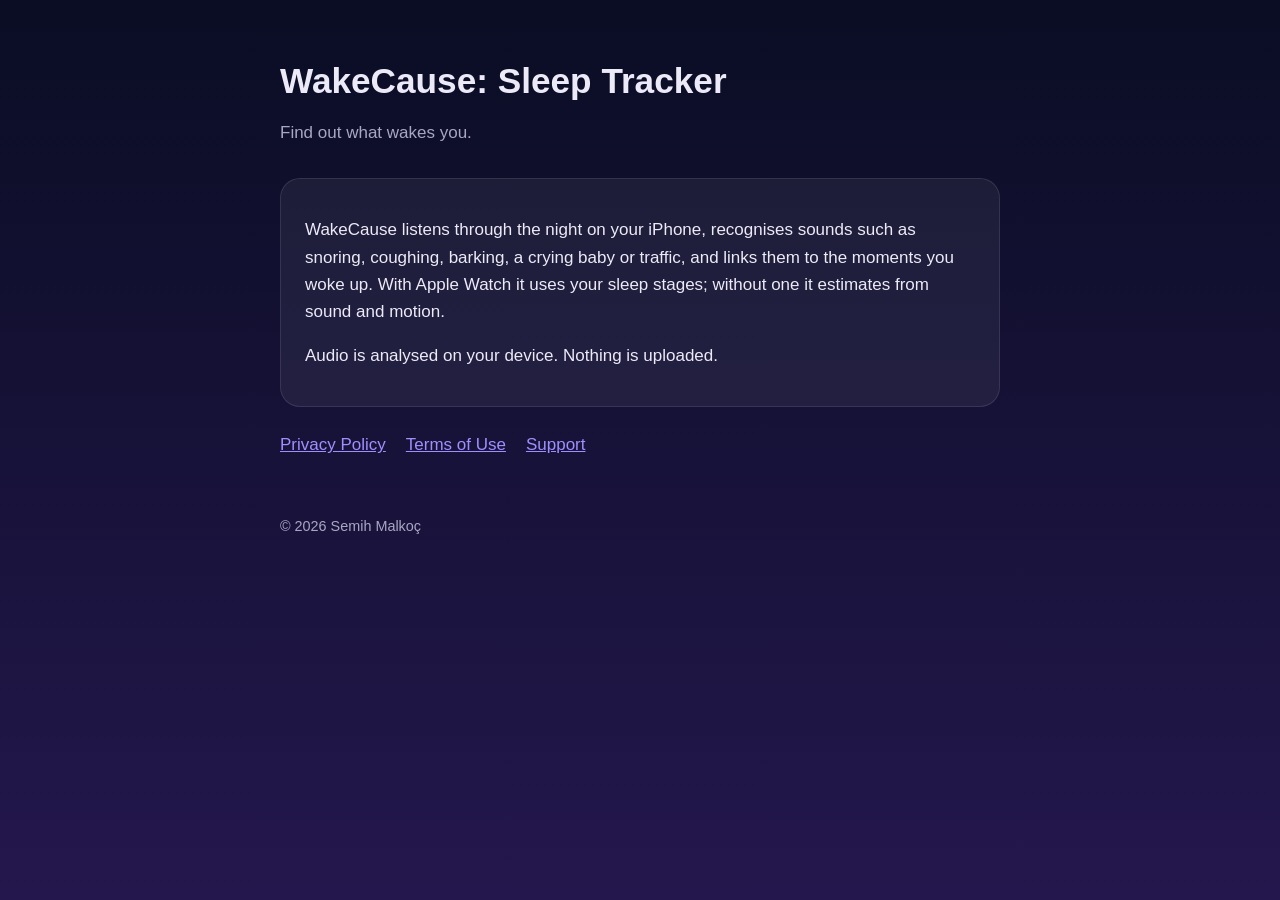
<file: index.html>
<!doctype html>
<html lang="en">
<head>
  <meta charset="utf-8">
  <meta name="viewport" content="width=device-width, initial-scale=1">
  <title>WakeCause: Sleep Tracker</title>
  <meta name="description" content="WakeCause listens through the night and shows you which sounds woke you up.">
  <link rel="stylesheet" href="style.css">
</head>
<body>
<main>
  <header>
    <h1>WakeCause: Sleep Tracker</h1>
    <p class="muted">Find out what wakes you.</p>
  </header>

  <div class="card">
    <p>WakeCause listens through the night on your iPhone, recognises sounds such as snoring, coughing, barking, a crying baby or traffic, and links them to the moments you woke up. With Apple Watch it uses your sleep stages; without one it estimates from sound and motion.</p>
    <p>Audio is analysed on your device. Nothing is uploaded.</p>
  </div>

  <nav class="links">
    <a href="privacy.html">Privacy Policy</a>
    <a href="terms.html">Terms of Use</a>
    <a href="support.html">Support</a>
  </nav>

  <footer>© 2026 Semih Malkoç</footer>
</main>
</body>
</html>
</file>
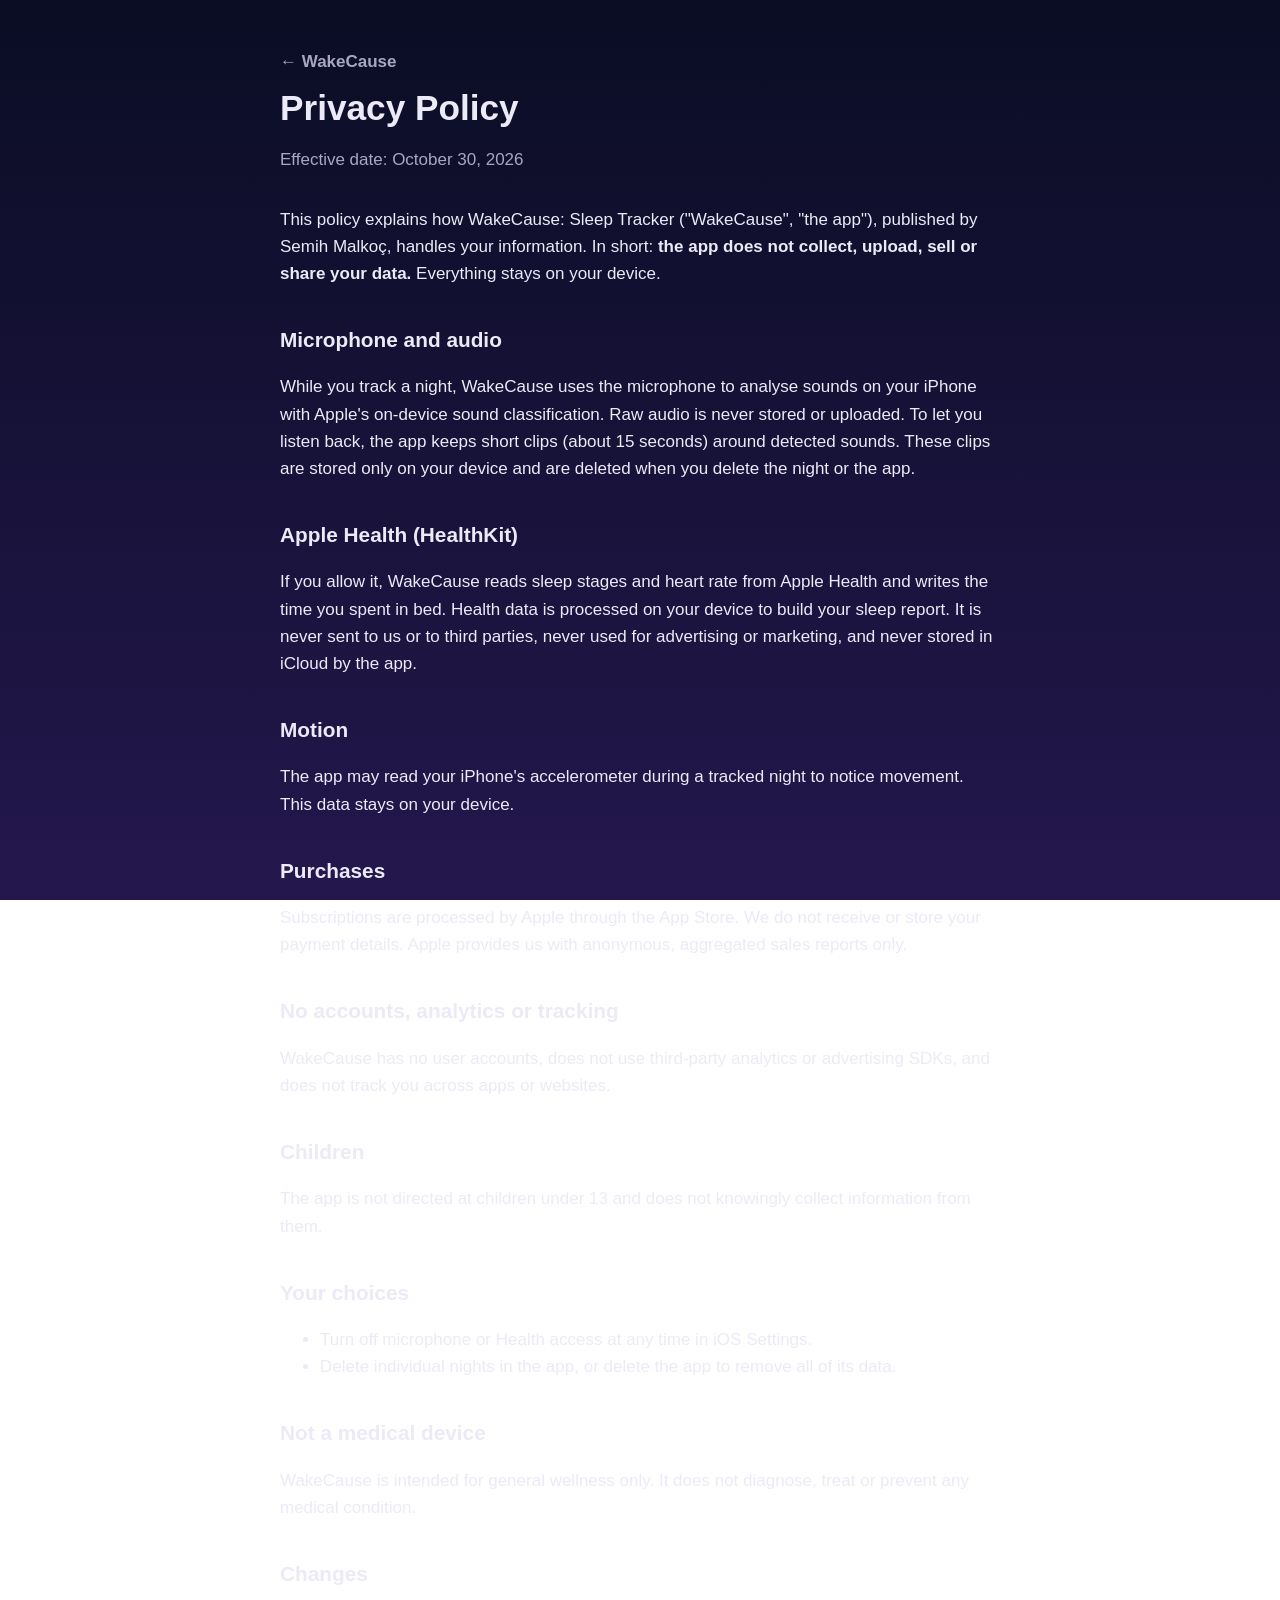
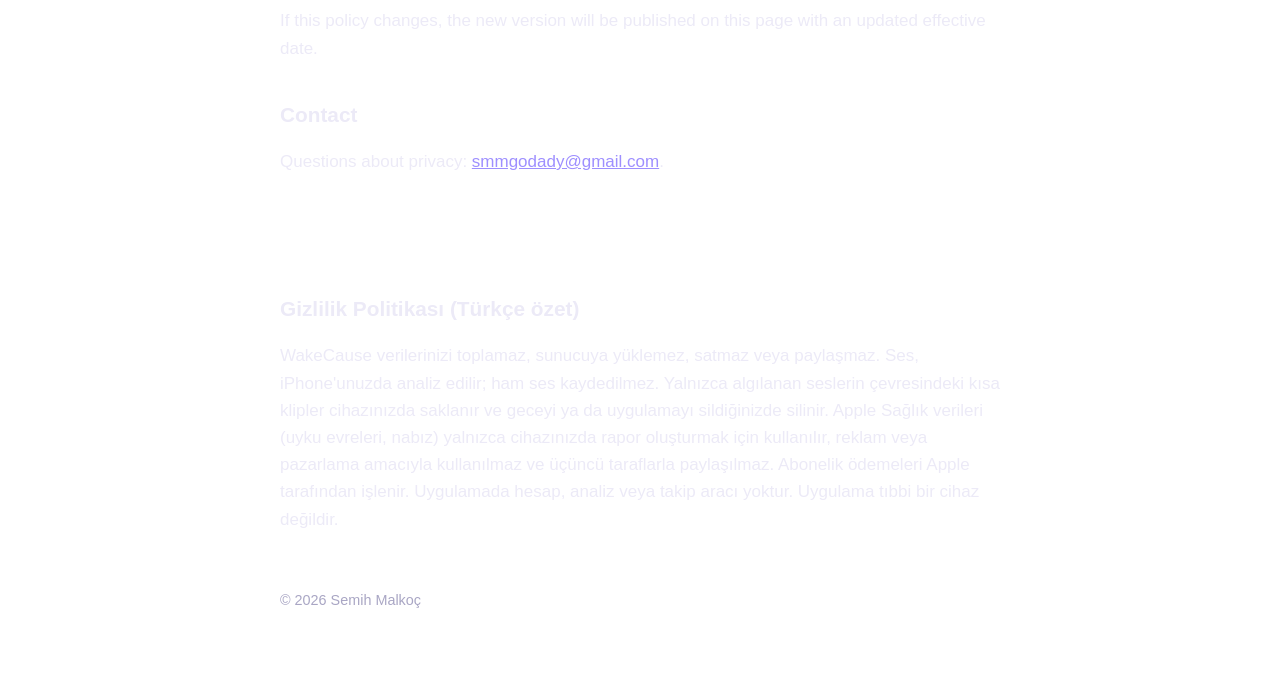
<file: privacy.html>
<!doctype html>
<html lang="en">
<head>
  <meta charset="utf-8">
  <meta name="viewport" content="width=device-width, initial-scale=1">
  <title>Privacy Policy · WakeCause</title>
  <link rel="stylesheet" href="style.css">
</head>
<body>
<main>
  <header>
    <a href="index.html">← WakeCause</a>
    <h1>Privacy Policy</h1>
    <p class="muted">Effective date: October 30, 2026</p>
  </header>

  <p>This policy explains how WakeCause: Sleep Tracker ("WakeCause", "the app"), published by Semih Malkoç, handles your information. In short: <strong>the app does not collect, upload, sell or share your data.</strong> Everything stays on your device.</p>

  <h2>Microphone and audio</h2>
  <p>While you track a night, WakeCause uses the microphone to analyse sounds on your iPhone with Apple's on-device sound classification. Raw audio is never stored or uploaded. To let you listen back, the app keeps short clips (about 15 seconds) around detected sounds. These clips are stored only on your device and are deleted when you delete the night or the app.</p>

  <h2>Apple Health (HealthKit)</h2>
  <p>If you allow it, WakeCause reads sleep stages and heart rate from Apple Health and writes the time you spent in bed. Health data is processed on your device to build your sleep report. It is never sent to us or to third parties, never used for advertising or marketing, and never stored in iCloud by the app.</p>

  <h2>Motion</h2>
  <p>The app may read your iPhone's accelerometer during a tracked night to notice movement. This data stays on your device.</p>

  <h2>Purchases</h2>
  <p>Subscriptions are processed by Apple through the App Store. We do not receive or store your payment details. Apple provides us with anonymous, aggregated sales reports only.</p>

  <h2>No accounts, analytics or tracking</h2>
  <p>WakeCause has no user accounts, does not use third-party analytics or advertising SDKs, and does not track you across apps or websites.</p>

  <h2>Children</h2>
  <p>The app is not directed at children under 13 and does not knowingly collect information from them.</p>

  <h2>Your choices</h2>
  <ul>
    <li>Turn off microphone or Health access at any time in iOS Settings.</li>
    <li>Delete individual nights in the app, or delete the app to remove all of its data.</li>
  </ul>

  <h2>Not a medical device</h2>
  <p>WakeCause is intended for general wellness only. It does not diagnose, treat or prevent any medical condition.</p>

  <h2>Changes</h2>
  <p>If this policy changes, the new version will be published on this page with an updated effective date.</p>

  <h2>Contact</h2>
  <p>Questions about privacy: <a href="mailto:smmgodady@gmail.com?subject=WakeCause%20Privacy">smmgodady@gmail.com</a>.</p>

  <section class="lang" lang="tr">
    <h2>Gizlilik Politikası (Türkçe özet)</h2>
    <p>WakeCause verilerinizi toplamaz, sunucuya yüklemez, satmaz veya paylaşmaz. Ses, iPhone'unuzda analiz edilir; ham ses kaydedilmez. Yalnızca algılanan seslerin çevresindeki kısa klipler cihazınızda saklanır ve geceyi ya da uygulamayı sildiğinizde silinir. Apple Sağlık verileri (uyku evreleri, nabız) yalnızca cihazınızda rapor oluşturmak için kullanılır, reklam veya pazarlama amacıyla kullanılmaz ve üçüncü taraflarla paylaşılmaz. Abonelik ödemeleri Apple tarafından işlenir. Uygulamada hesap, analiz veya takip aracı yoktur. Uygulama tıbbi bir cihaz değildir.</p>
  </section>

  <footer>© 2026 Semih Malkoç</footer>
</main>
</body>
</html>
</file>
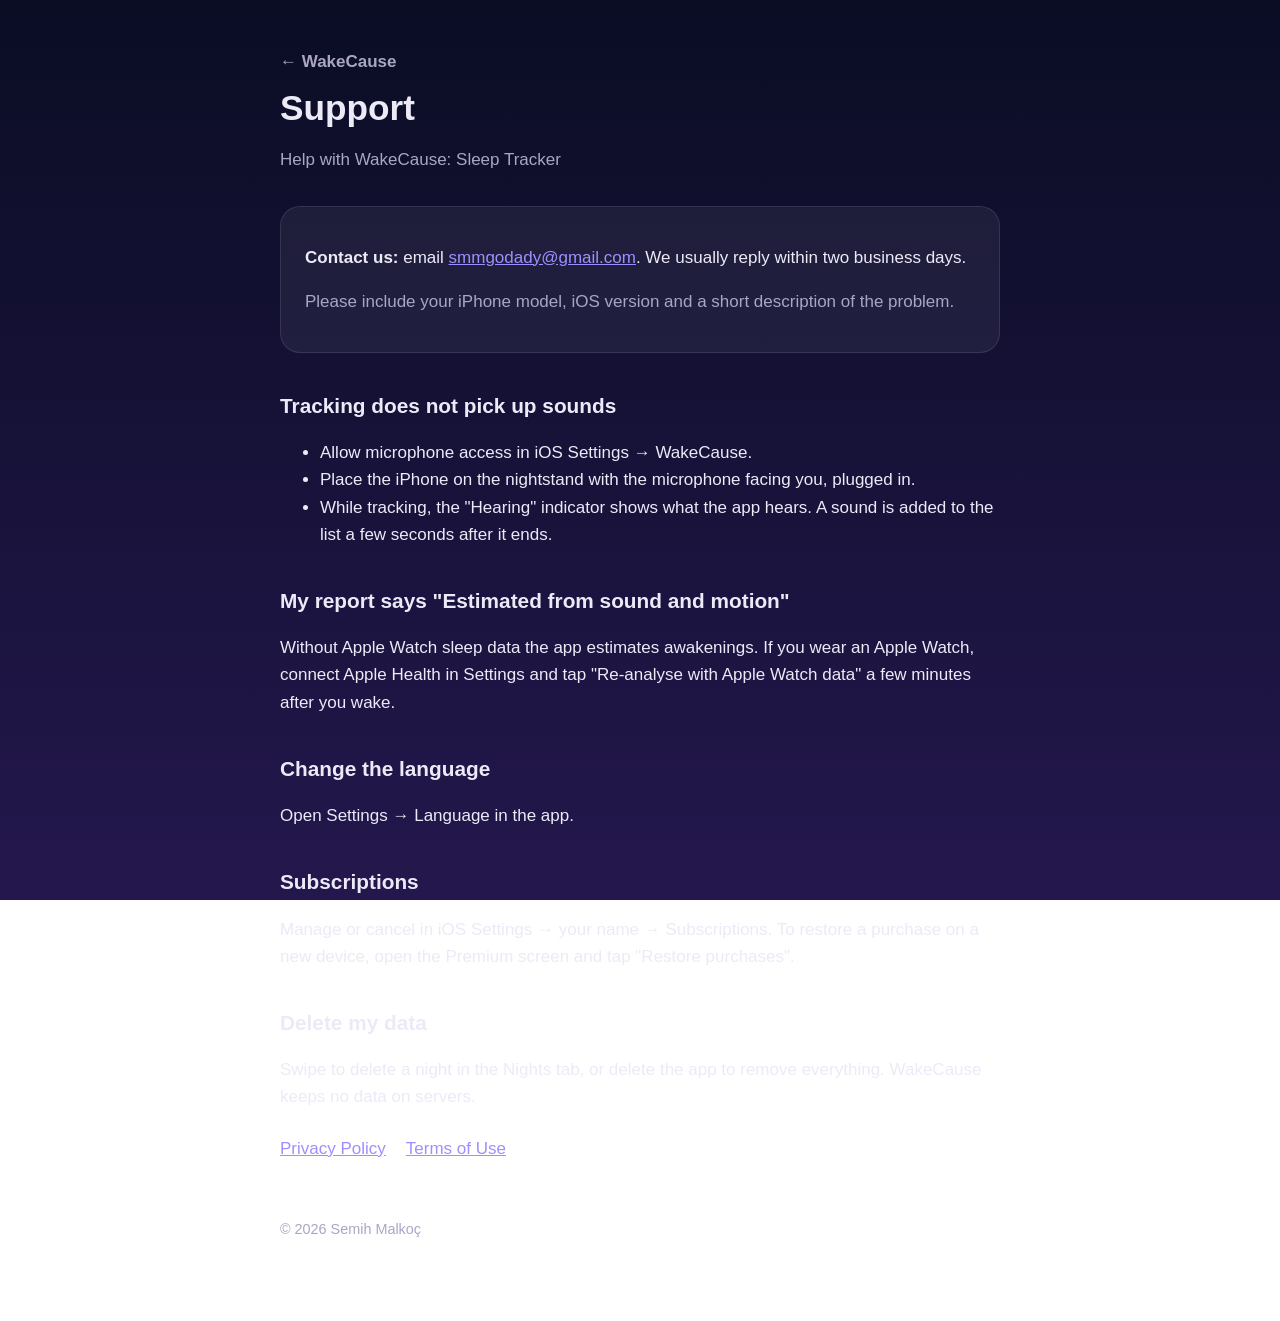
<file: support.html>
<!doctype html>
<html lang="en">
<head>
  <meta charset="utf-8">
  <meta name="viewport" content="width=device-width, initial-scale=1">
  <title>Support · WakeCause</title>
  <link rel="stylesheet" href="style.css">
</head>
<body>
<main>
  <header>
    <a href="index.html">← WakeCause</a>
    <h1>Support</h1>
    <p class="muted">Help with WakeCause: Sleep Tracker</p>
  </header>

  <div class="card">
    <p><strong>Contact us:</strong> email <a href="mailto:smmgodady@gmail.com?subject=WakeCause%20Support">smmgodady@gmail.com</a>. We usually reply within two business days.</p>
    <p class="muted">Please include your iPhone model, iOS version and a short description of the problem.</p>
  </div>

  <h2>Tracking does not pick up sounds</h2>
  <ul>
    <li>Allow microphone access in iOS Settings → WakeCause.</li>
    <li>Place the iPhone on the nightstand with the microphone facing you, plugged in.</li>
    <li>While tracking, the "Hearing" indicator shows what the app hears. A sound is added to the list a few seconds after it ends.</li>
  </ul>

  <h2>My report says "Estimated from sound and motion"</h2>
  <p>Without Apple Watch sleep data the app estimates awakenings. If you wear an Apple Watch, connect Apple Health in Settings and tap "Re-analyse with Apple Watch data" a few minutes after you wake.</p>

  <h2>Change the language</h2>
  <p>Open Settings → Language in the app.</p>

  <h2>Subscriptions</h2>
  <p>Manage or cancel in iOS Settings → your name → Subscriptions. To restore a purchase on a new device, open the Premium screen and tap "Restore purchases".</p>

  <h2>Delete my data</h2>
  <p>Swipe to delete a night in the Nights tab, or delete the app to remove everything. WakeCause keeps no data on servers.</p>

  <nav class="links">
    <a href="privacy.html">Privacy Policy</a>
    <a href="terms.html">Terms of Use</a>
  </nav>

  <footer>© 2026 Semih Malkoç</footer>
</main>
</body>
</html>
</file>
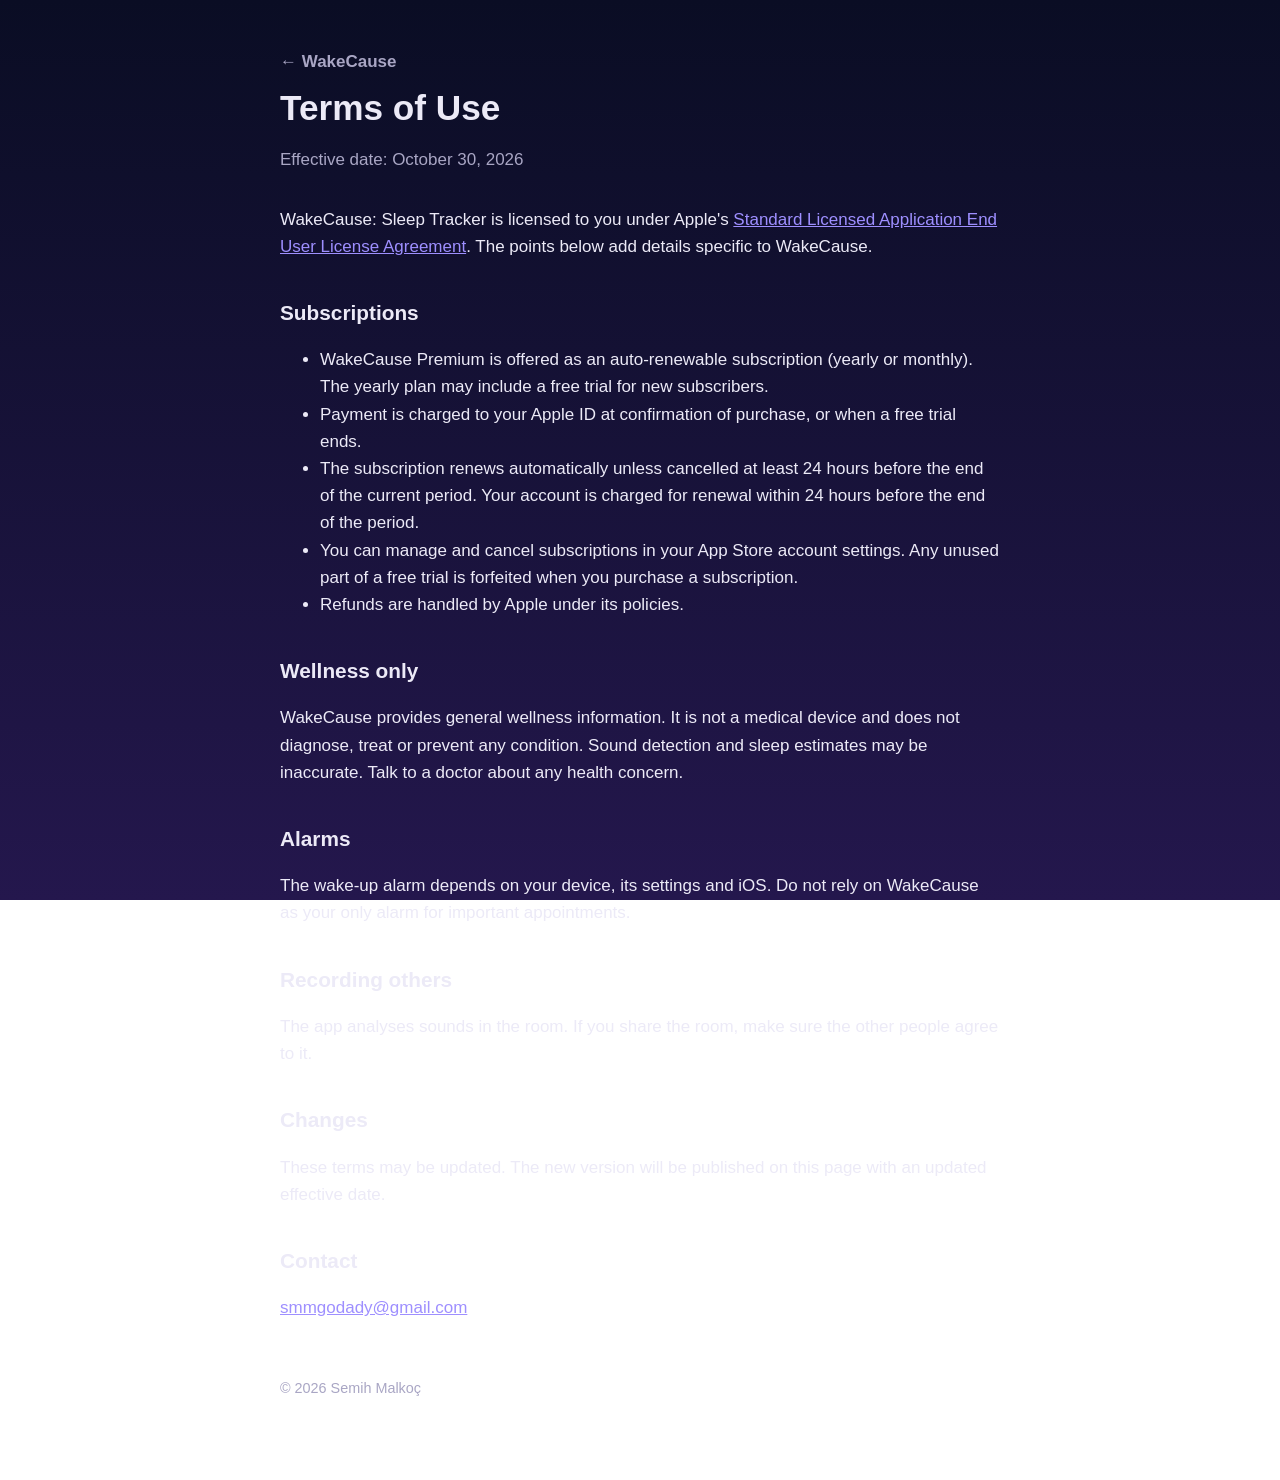
<file: terms.html>
<!doctype html>
<html lang="en">
<head>
  <meta charset="utf-8">
  <meta name="viewport" content="width=device-width, initial-scale=1">
  <title>Terms of Use · WakeCause</title>
  <link rel="stylesheet" href="style.css">
</head>
<body>
<main>
  <header>
    <a href="index.html">← WakeCause</a>
    <h1>Terms of Use</h1>
    <p class="muted">Effective date: October 30, 2026</p>
  </header>

  <p>WakeCause: Sleep Tracker is licensed to you under Apple's <a href="https://www.apple.com/legal/internet-services/itunes/dev/stdeula/">Standard Licensed Application End User License Agreement</a>. The points below add details specific to WakeCause.</p>

  <h2>Subscriptions</h2>
  <ul>
    <li>WakeCause Premium is offered as an auto-renewable subscription (yearly or monthly). The yearly plan may include a free trial for new subscribers.</li>
    <li>Payment is charged to your Apple ID at confirmation of purchase, or when a free trial ends.</li>
    <li>The subscription renews automatically unless cancelled at least 24 hours before the end of the current period. Your account is charged for renewal within 24 hours before the end of the period.</li>
    <li>You can manage and cancel subscriptions in your App Store account settings. Any unused part of a free trial is forfeited when you purchase a subscription.</li>
    <li>Refunds are handled by Apple under its policies.</li>
  </ul>

  <h2>Wellness only</h2>
  <p>WakeCause provides general wellness information. It is not a medical device and does not diagnose, treat or prevent any condition. Sound detection and sleep estimates may be inaccurate. Talk to a doctor about any health concern.</p>

  <h2>Alarms</h2>
  <p>The wake-up alarm depends on your device, its settings and iOS. Do not rely on WakeCause as your only alarm for important appointments.</p>

  <h2>Recording others</h2>
  <p>The app analyses sounds in the room. If you share the room, make sure the other people agree to it.</p>

  <h2>Changes</h2>
  <p>These terms may be updated. The new version will be published on this page with an updated effective date.</p>

  <h2>Contact</h2>
  <p><a href="mailto:smmgodady@gmail.com?subject=WakeCause">smmgodady@gmail.com</a></p>

  <footer>© 2026 Semih Malkoç</footer>
</main>
</body>
</html>
</file>
<file: style.css>
:root {
  --bg-top: #0a0d24;
  --bg-bottom: #24174d;
  --text: #eceaf7;
  --muted: #a9a6c4;
  --accent: #9e8fff;
  --card: rgba(255, 255, 255, 0.06);
  --stroke: rgba(255, 255, 255, 0.10);
}

* { box-sizing: border-box; }

body {
  margin: 0;
  min-height: 100vh;
  background: linear-gradient(180deg, var(--bg-top), var(--bg-bottom)) fixed;
  color: var(--text);
  font: 17px/1.6 -apple-system, BlinkMacSystemFont, "Segoe UI", Roboto, sans-serif;
}

main {
  max-width: 760px;
  margin: 0 auto;
  padding: 48px 20px 80px;
}

header { margin-bottom: 32px; }
header a { color: var(--muted); text-decoration: none; font-weight: 600; }
h1 { font-size: 2.2rem; line-height: 1.2; margin: 12px 0 8px; }
h2 { font-size: 1.3rem; margin: 36px 0 8px; }
p, li { color: var(--text); }
.muted { color: var(--muted); }
a { color: var(--accent); }

.card {
  background: var(--card);
  border: 1px solid var(--stroke);
  border-radius: 20px;
  padding: 20px 24px;
  margin: 20px 0;
}

nav.links { display: flex; gap: 20px; flex-wrap: wrap; margin-top: 24px; }
.lang { margin-top: 56px; padding-top: 24px; border-top: 1px solid var(--stroke); }
footer { margin-top: 56px; color: var(--muted); font-size: 0.9rem; }
</file>
